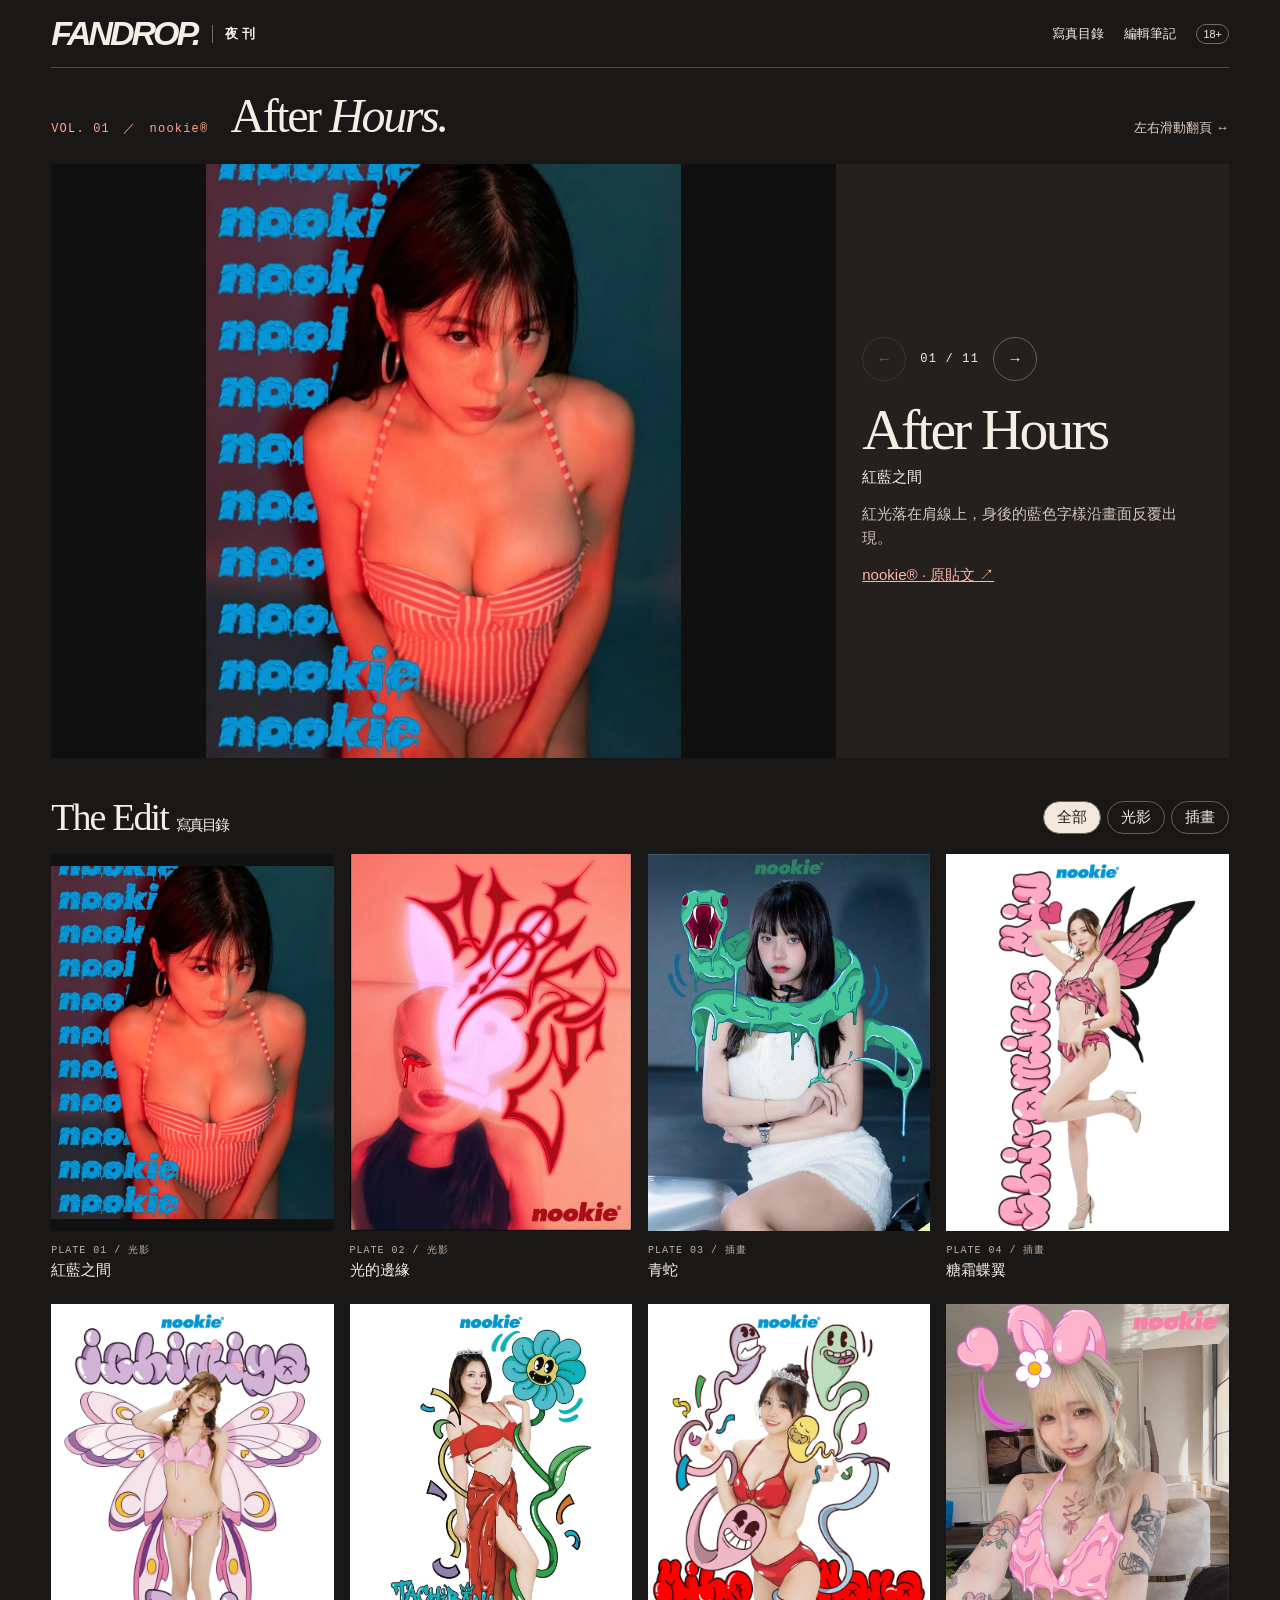
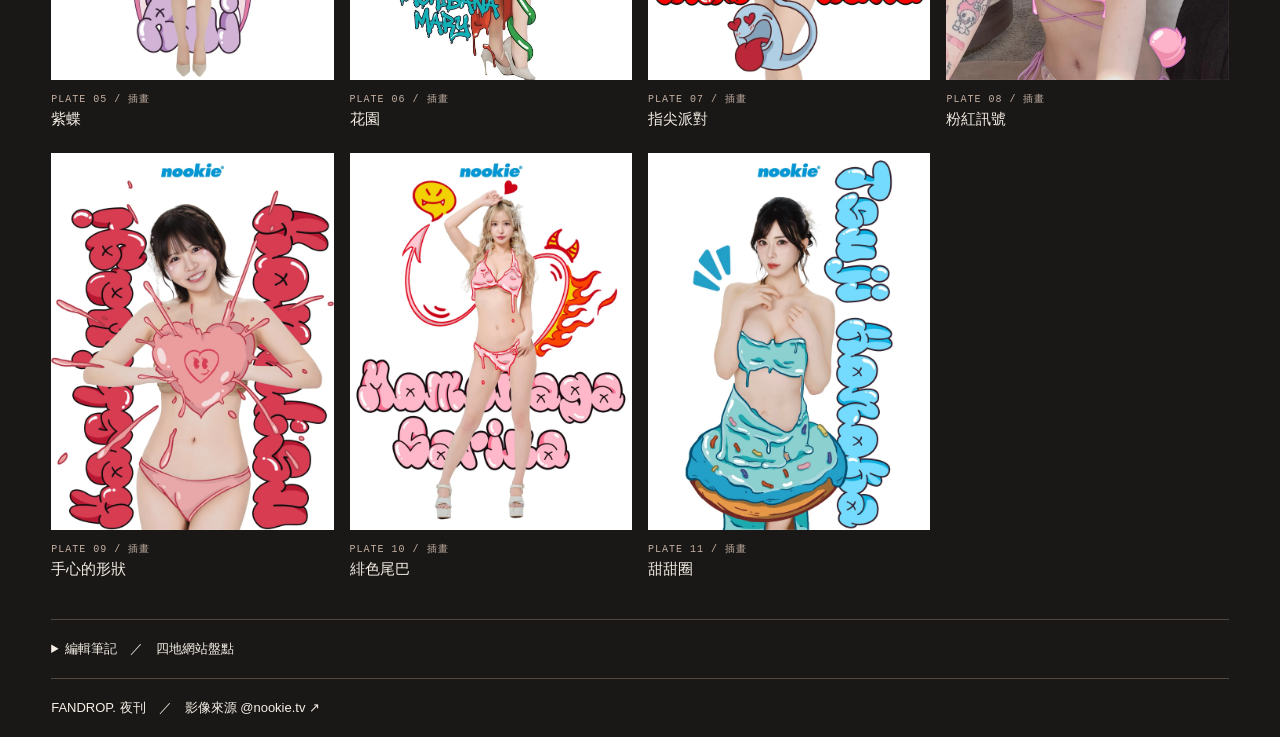
<file: index.html>
<!doctype html>
<html lang="zh-Hant"><head><meta charset="utf-8"><meta name="robots" content="noindex,nofollow,noarchive"><meta name="viewport" content="width=device-width, initial-scale=1"><title>FANDROP 夜刊｜After Hours</title><link rel="stylesheet" href="journal.css"><script defer src="photos.js"></script><script defer src="journal.js"></script></head>
<body><header><a class="brand" href="#reader">FANDROP.</a><b>夜 刊</b><nav><a href="#archive">寫真目錄</a><a href="#notes" id="notesLink">編輯筆記</a><small>18+</small></nav></header>
<main><section id="reader" aria-label="本期寫真集"><div class="intro"><div class="issue">VOL. 01　／　nookie®</div><h1>After <em>Hours.</em></h1><p>左右滑動翻頁 <span aria-hidden="true">↔</span></p></div>
<div class="spread"><div id="track" aria-label="可左右滑動的攝影選片" tabindex="0"></div>
<div class="legend"><div class="controls"><button id="prev" aria-label="上一張">←</button><output id="count" aria-live="polite"></output><button id="next" aria-label="下一張">→</button></div><div><h2 id="title"></h2><div id="name"></div></div><p id="caption"></p><a id="credit" target="_blank" rel="noopener">nookie® · 原貼文 ↗</a></div></div></section>
<section id="archive"><div class="indexTitle"><h2>The Edit <small>寫真目錄</small></h2><div class="filters" aria-label="依風格篩選"></div></div><div class="grid"></div></section>
<details id="notes"><summary>編輯筆記　／　四地網站盤點</summary><p>2026.11.22 選站。以公開頁面的選片、署名與試閱體驗為準。以下連結通往成熟向攝影出版網站。</p>
<p>法國巴黎　<strong>Normal Magazine</strong> 把同一位攝影師的系列影像放在前面，再接作者小傳與收錄期號。夜刊在閱圖時保留作品說明。 <a href="https://www.normal-magazine.com/en/neil-snape">攝影師專頁 ↗</a></p>
<p>美國洛杉磯　<strong>Treats!</strong> 以不同封面呈現同一期雜誌，數位刊逐組列出出鏡者與攝影師。夜刊以一期統整四組選片。 <a href="https://treatsmagazine.com/products/treats-digital-magazine-issue-11">第 11 期 ↗</a></p>
<p>日本　<strong>週プレ グラジャパ！</strong> 讓讀者從新刊、排行或模特兒索引找作品，並提供「立ち読み」試閱。夜刊點封面即可翻閱。 <a href="https://www.grajapa.shueisha.co.jp/">官方目錄 ↗</a></p>
<p>韓國首爾　<strong>MAXIM Korea</strong> 分列歷代月號、特別版與 B CUT 未公開寫真。夜刊把封面與本期的延伸選片收進同一期。 <a href="https://www.maximkorea.net/magdb/magdb.php?lib=M">歷期目錄 ↗</a></p></details></main><footer>FANDROP. 夜刊　／　影像來源 <a href="https://www.instagram.com/nookie.tv/">@nookie.tv ↗</a></footer></body></html>
</file>
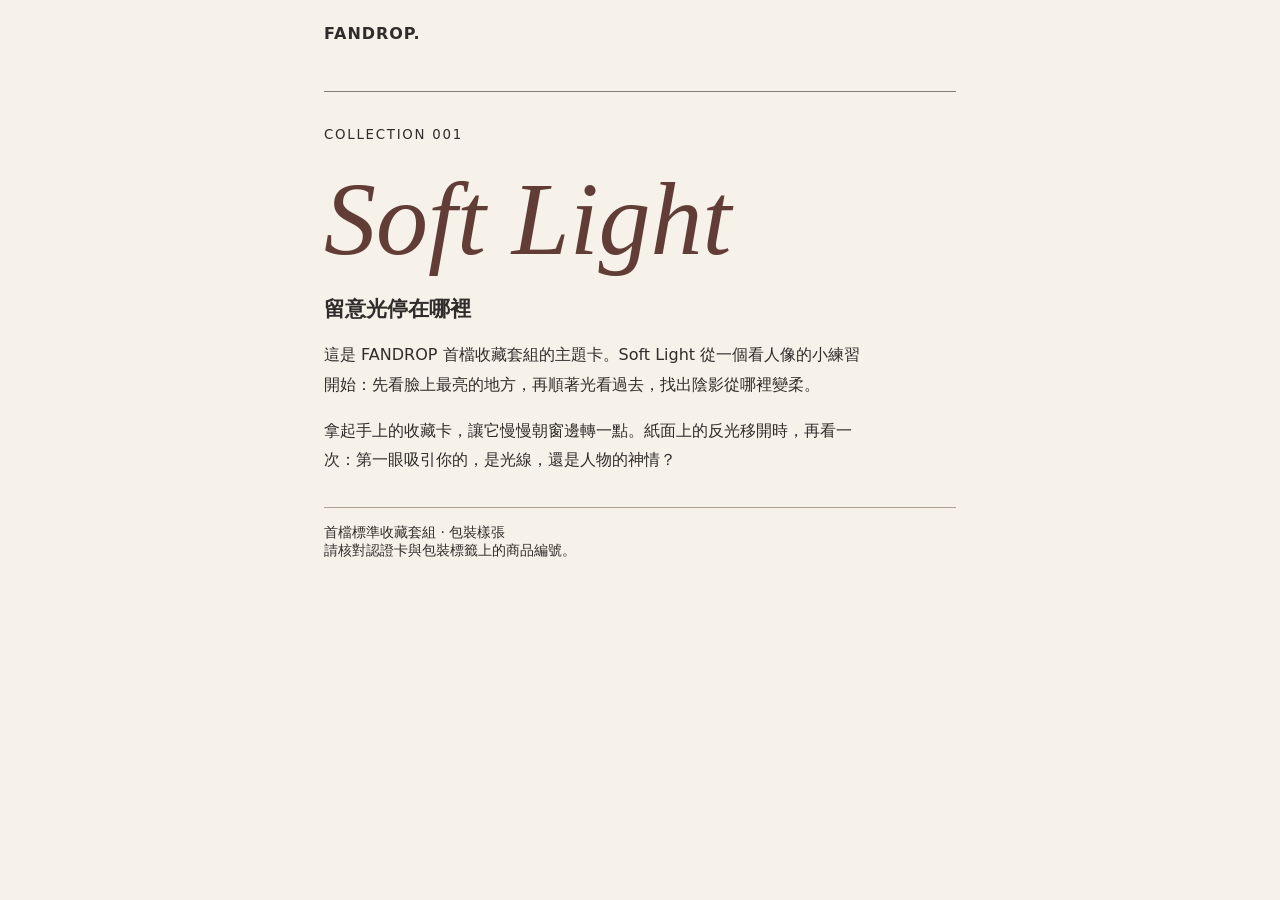
<file: soft-light/index.html>
<!doctype html>
<html lang="zh-Hant"><head><meta charset="utf-8"><meta name="viewport" content="width=device-width,initial-scale=1"><meta name="robots" content="noindex,nofollow"><title>Soft Light｜FANDROP 首檔收藏套組</title>
<style>*{box-sizing:border-box}body{margin:0;background:#f6f1e9;color:#302c2b;font-family:"PingFang TC",system-ui,sans-serif}header,main{max-width:680px;margin:auto;padding:24px}header{font-weight:800;letter-spacing:.06em}article{border-top:1px solid #867d71;padding-top:32px}small{letter-spacing:.13em}h1{font:italic clamp(62px,14vw,104px)/1 Georgia,serif;margin:24px 0;color:#623d37}h2{font-size:21px}p{line-height:1.85;max-width:34em}aside{margin:32px 0;padding:16px 0;border-top:1px solid #aca093;font-size:14px}</style></head>
<body><header>FANDROP.</header><main><article><small>COLLECTION 001</small><h1>Soft Light</h1><h2>留意光停在哪裡</h2><p>這是 FANDROP 首檔收藏套組的主題卡。Soft Light 從一個看人像的小練習開始：先看臉上最亮的地方，再順著光看過去，找出陰影從哪裡變柔。</p><p>拿起手上的收藏卡，讓它慢慢朝窗邊轉一點。紙面上的反光移開時，再看一次：第一眼吸引你的，是光線，還是人物的神情？</p><aside>首檔標準收藏套組 · 包裝樣張<br>請核對認證卡與包裝標籤上的商品編號。</aside></article></main></body></html>
</file>
<file: journal.css>
*{box-sizing:border-box}body{margin:0;background:#191817;color:#f5eee5;font:15px Arial,"PingFang TC",sans-serif}a,button{color:inherit}a{text-decoration:none}a:hover{text-decoration:underline}button{cursor:pointer;font:inherit;background:none;border:1px solid #6b6057;border-radius:24px;padding:6px 13px}button:focus-visible,a:focus-visible,#track:focus-visible{outline:3px solid #ffae96;outline-offset:2px}button:disabled{opacity:.35;cursor:default}header,main,footer{width:min(1280px,92%);margin:auto}header{display:flex;gap:14px;align-items:center;height:68px;border-bottom:1px solid #514741}.brand{font:italic 900 34px Arial;letter-spacing:-.09em}header b{font-size:13px;border-left:1px solid #786b62;padding-left:12px}nav{margin-left:auto;display:flex;align-items:center;gap:20px;font-size:13px}nav small{border:1px solid #726b63;border-radius:15px;padding:3px 6px}.intro{display:flex;align-items:baseline;gap:22px;padding:24px 0 14px}.issue,#count,.meta{font:12px monospace;letter-spacing:.1em}.issue{color:#ffa58e}.intro h1,.legend h2,.indexTitle h2{font:normal 48px/1 Georgia,serif;letter-spacing:-.05em;margin:0}.intro p{margin-left:auto;color:#ddcec3;font-size:13px}.spread{display:grid;grid-template-columns:minmax(0,2fr) minmax(240px,1fr);background:#24201e}.legend{padding:26px;align-self:center}.legend h2{font-size:clamp(32px,4.5vw,65px);margin:20px 0 9px}.legend p{color:#d3c6bb;line-height:1.65}.controls{display:flex;align-items:center;gap:14px}.controls button{min-width:44px;min-height:44px}.legend a,details a{color:#ffb7a4;text-decoration:underline}#track{display:flex;overflow-x:auto;overscroll-behavior-x:contain;scroll-snap-type:x mandatory;scrollbar-width:none;background:#101010;min-width:0}#track::-webkit-scrollbar{display:none}#track figure{margin:0;flex:0 0 100%;min-width:0;height:clamp(400px,66svh,760px);scroll-snap-align:start;scroll-snap-stop:always}#track img{width:100%;height:100%;object-fit:contain;display:block}.indexTitle{display:flex;justify-content:space-between;gap:14px;align-items:center;flex-wrap:wrap}.indexTitle h2{font-size:38px}.indexTitle small{font:15px Arial}.filters{display:flex;gap:6px}.filters [aria-pressed=true]{color:#261d18;background:#f3e8dc}#archive{padding:40px 0}.grid{display:grid;grid-template-columns:repeat(4,1fr);gap:24px 16px;margin-top:18px}.card{border:0;padding:0;border-radius:0;text-align:left}.card img{width:100%;aspect-ratio:3/4;object-fit:contain;background:#111;display:block;margin-bottom:8px}.meta{font-size:10px;color:#c3afa2}.card strong{display:block;font-weight:500;margin-top:4px}details,footer{border-top:1px solid #514741;padding:20px 0;font-size:13px}details p{line-height:1.7}summary{cursor:pointer}
@media(max-width:700px){header{height:54px;gap:8px}.brand{font-size:26px}header b{padding-left:8px}nav{gap:10px;font-size:12px}.intro{display:grid;grid-template-columns:1fr auto;gap:3px;padding:14px 0 10px}.issue{grid-column:1/-1;font-size:10px}.intro h1{font-size:36px}.intro p{align-self:end;margin:0;font-size:12px}.spread{display:block;margin:0 -4.35%}.legend{padding:12px 4% 18px;display:grid;grid-template-columns:minmax(0,1fr) auto;gap:4px 8px}.legend .controls{grid-column:2;grid-row:1;gap:4px}.legend h2{font-size:29px;margin:0 0 4px}.legend p,.legend>a{grid-column:1/-1;font-size:13px;margin:5px 0}.controls button{padding:4px}.grid{grid-template-columns:repeat(2,minmax(0,1fr))}#track figure{height:clamp(240px,59svh,660px)}#archive{padding:26px 0}.indexTitle h2{font-size:30px}}
</file>
